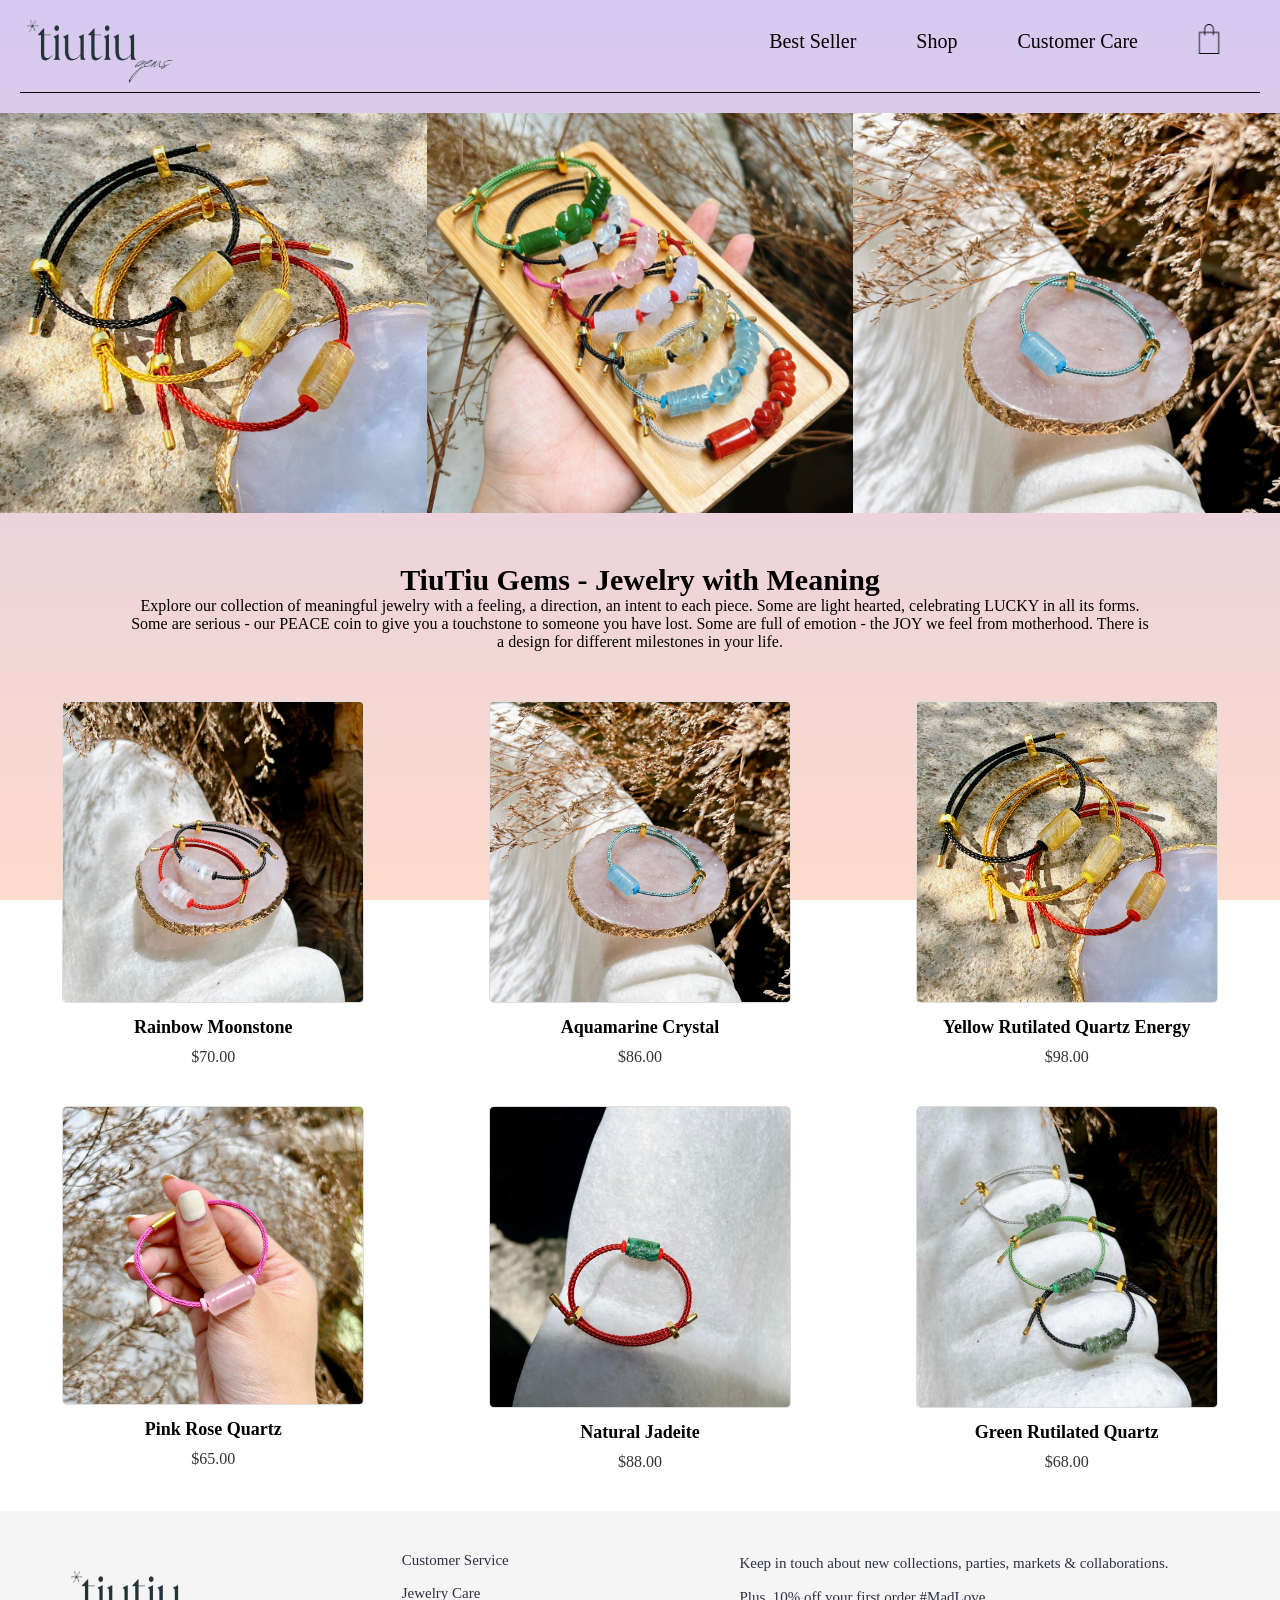
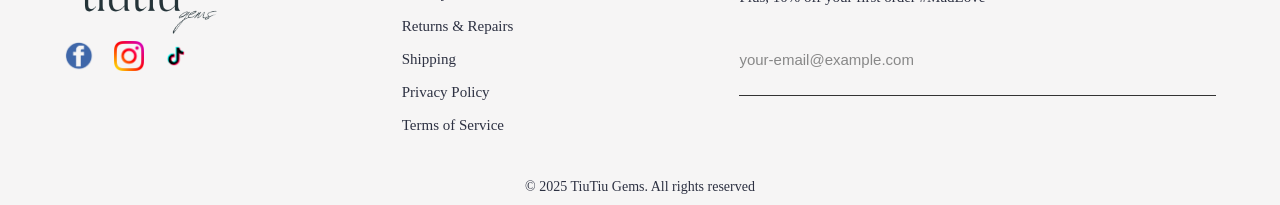
<file: index.html>
<!DOCTYPE html>
<html lang="en">
<head>
    <meta charset="UTF-8">
    <meta name="viewport" content="width=device-width, initial-scale=1.0">
    <title>Shop</title>
    <link rel="stylesheet" href="home.css">
    
</head>
<body>
    <!-- Header -->
    <div id="header"></div> 

    <!-- Content -->
    <div class="slideshow-container">
        <div class="image-group" id="imageGroup">
            <img src="/jewelry1.JPG" alt="Jewelry 1" class="slide">
            <img src="/jewelry2.JPG" alt="Jewelry 2" class="slide">
            <img src="/jewelry3.JPG" alt="Jewelry 3" class="slide">
        </div>
    </div>
    <script>
    document.addEventListener("DOMContentLoaded", function () {
    const imageGroup = document.getElementById("imageGroup");
    const allImages = [
        "/jewelry1.JPG",
        "/jewelry2.JPG",
        "/jewelry3.JPG",
        "/jewelry4.JPG",
        "/jewelry5.JPG",
        "/jewelry6.JPG"
    ];
    let currentIndex = 3; 
    function shiftImages() {
        const slides = imageGroup.querySelectorAll(".slide");
        
        imageGroup.removeChild(slides[0]);

        const newImage = document.createElement("img");
        const nextImageIndex = currentIndex % allImages.length;
        newImage.src = allImages[nextImageIndex];
        
        newImage.alt = `Jewelry ${nextImageIndex + 1}`;
        newImage.classList.add("slide");
        imageGroup.appendChild(newImage);

        currentIndex++;
    }
    setInterval(shiftImages, 2000);
});
    </script>

    <div class="content">
        <h2>TiuTiu Gems - Jewelry with Meaning</h2>
        <p>
            Explore our collection of meaningful jewelry with a feeling, a direction, an intent to each piece. Some are light hearted, celebrating LUCKY in all its forms. Some are serious - our PEACE coin to give you a touchstone to someone you have lost. Some are full of emotion - the JOY we feel from motherhood. There is a design for different milestones in your life.
        </p>
    </div>
    <div class="index-container">
        <!-- Product Grid -->
        <div class="product-grid">            
            <div class="product-card" onclick="goToProductPage(0)">
                <img src="moonstone.JPG" alt="Rainbow Moonstone">
                <h3>Rainbow Moonstone</h3>
                <p>$70.00</p>
            </div>
            <div class="product-card" onclick="goToProductPage(1)">
                <img src="aquamarine.JPG" alt="Aquamarine Crystal">
                <h3>Aquamarine Crystal</h3>
                <p>$86.00</p>
            </div>
            <div class="product-card" onclick="goToProductPage(2)">
                <img src="yellow.JPG" alt="Yellow Rutilated Quartz">
                <h3>Yellow Rutilated Quartz Energy</h3>
                <p>$98.00</p>
            </div>
        </div>
        <div class="product-grid">               
            <div class="product-card" onclick="goToProductPage(3)">
                <img src="pink.JPG" alt="Pink Rose Quartz">
                <h3>Pink Rose Quartz</h3>
                <p>$65.00</p>
            </div>
            <div class="product-card" onclick="goToProductPage(4)">
                <img src="jade.JPG" alt="Natural Jadeite">
                <h3>Natural Jadeite</h3>
                <p>$88.00</p>
            </div>
            <div class="product-card" onclick="goToProductPage(5)">
                <img src="green.JPG" alt="Green Rutilated Quartz">
                <h3>Green Rutilated Quartz</h3>
                <p>$68.00</p>
            </div>
        <div>
        </div>
    </div>
    <!-- Footer -->
    <div id="footer"></div>
    <script>
        // Function to redirect to the product page with the product index
        function goToProductPage(index) {
            window.location.href = `product.html?index=${index}`;
        }

        // Nav best seller button
        function navBestSellerScroll() {
        document.getElementById("bs-container").scrollIntoView({ behavior: "smooth" });
        }
        
    </script>

     <!--js--> 
     <script>
         Promise.all([
             fetch('header(new).html').then(response => response.text()),
             fetch('footer(new).html').then(response => response.text())
         ])
         .then(([headerData, footerData]) => {
             document.getElementById('header').innerHTML = headerData;
             document.getElementById('footer').innerHTML = footerData;
 
             const script = document.createElement('script');
             script.src = 'home.js';
             document.body.appendChild(script);
         })
         .catch(error => {
             console.error('Error loading header/footer:', error);
         });
     </script>
</body>
</html>
</file>
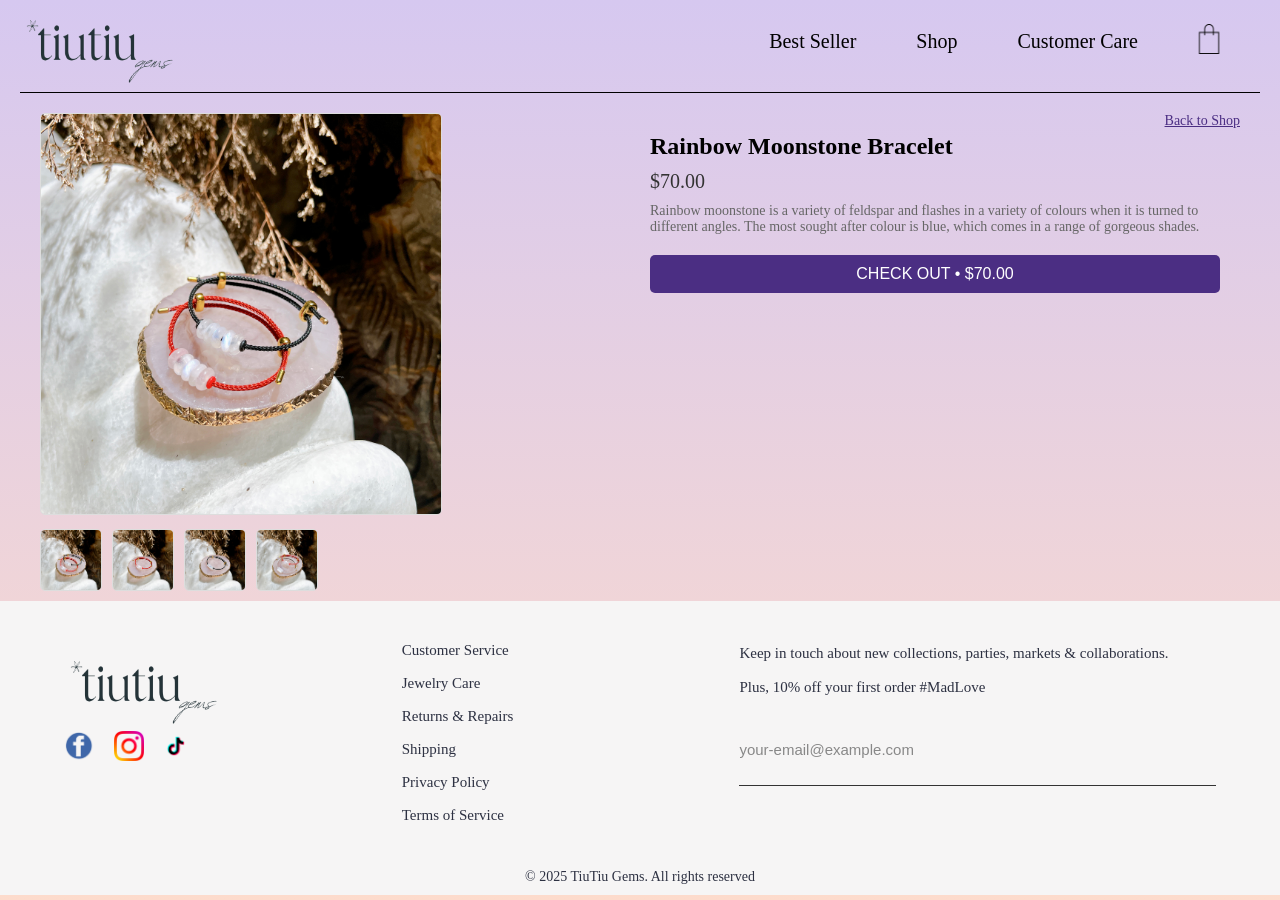
<file: product.html>
<!DOCTYPE html>
<html lang="en">
<head>
    <meta charset="UTF-8">
    <meta name="viewport" content="width=device-width, initial-scale=1.0">
    <title>Product Details</title>
    <link rel="stylesheet" href="home.css">

</head>
<body>
    <!-- Header -->
    <div id="header"></div> 

    <!-- Content -->
    <div class="product-container">
        <!-- Back to Shop Link -->
        <a href="index.html" class="back-to-shop">Back to Shop</a>

        <!-- Product Image Section -->
        <div class="product-image">
            <img id="mainImage" class="main-image" src="https://via.placeholder.com/400x400?text=Product+Image" alt="Main Product Image">
            <div class="thumbnails" id="thumbnails">
                <!-- Thumbnails will be populated dynamically -->
            </div>
        </div>

        <!-- Product Details Section -->
        <div class="product-details">
            <h1 class="product-title" id="productName">Product Name</h1>
            <p class="product-price" id="productPrice">$0.00</p>
            <p class="product-description" id="productDescription">Product description goes here.</p>

            <!-- Checkout Button -->
             <a href="Checkout.html">
            <button class="checkout" id="checkoutButton">CHECK OUT • $0.00</button> </a>
        </div>
    </div>

    <script>
        // Array of product data
        const products = [
            {
                name: "Rainbow Moonstone Bracelet",
                price: "$70.00",
                description: "Rainbow moonstone is a variety of feldspar and flashes in a variety of colours when it is turned to different angles. The most sought after colour is blue, which comes in a range of gorgeous shades.",
                images: [
                    " moonstone.JPG",
                    " moon2.JPG",
                    " moon3.JPG",
                    " moon4.JPG"
                ]
            },
            {
                name: "Aquamarine Crystal Bracelet",
                price: "$86.00",
                description: "‘Aqua’ is the Latin word for water and ‘marine’ means ‘of the sea,’ which signifies the Aquamarine meaning and its link to ancient water kingdoms. With its stunning shade of translucent pale turquoise, true...",
                images: [
                    " aquamarine.JPG",
                    " aqua.JPG",
                    " aqua1.JPG",
                    " aqua2.JPG"
                ]
            },
            {
                name: "Yellow Rutilated Quartz Energy Bracelet",
                price: "$98.00",
                description: "Light up your soul with the Yellow Rutilated Quartz Energy Bracelet. For those who crave a wash of sunshine, the promise of a blooming lotus, and the bright determination to climb out of the dark, this...",
                images: [
                    " yellow.JPG",
                    " yellow1.JPG",
                    " yellow2.JPG",
                    " yellow3.JPG"
                ]
            },
            {
                name: "Pink Rose Quartz",
                price: "$65.00",
                description: "Rose Quartz is the stone of universal love. It restores trust and harmony in relationships, encouraging unconditional love. Rose Quartz purifies and opens the heart at all levels to promote love, self-love, friendship, deep inner healing and feelings of peace.",
                images: [
                    " pink.JPG",
                    " pink1.JPG",
                    " pink2.JPG",
                    " pink3.JPG"
                ]
            },
            {
                name: "Natural Jadeite",
                price: "$88.00",
                description: "Jadeite Jade carries symbolism associated with prosperity, wealth, and good luck. Its diverse colour range includes green, lavender, yellow to brown, white and the rare blue variant, each representing manifestations and vitality, strengthening ties to abundance.",
                images: [
                    " jade1.JPG",
                    " jade2.JPG",
                    " jade3.JPG",
                    " jade4.JPG"
                ]
            },
            {
                name: "Green Rutilated Quartz",
                price: "$68.00",
                description: "Green Rutilated Quartz is a stunning and energetically powerful gemstone, known for its unique green rutile inclusions within the clear quartz. This beautiful stone carries potent healing properties and is often used for boosting physical vitality, manifesting prosperity, and calming the mind.",
                images: [
                    " green.JPG",
                    " green1.JPG",
                    " green2.JPG",
                    " green3.JPG"
                ]
            }
        ];

        // Get the product index from the URL
        const urlParams = new URLSearchParams(window.location.search);
        const productIndex = parseInt(urlParams.get('index')) || 0;

        // Get the selected product
        const product = products[productIndex];

        // Populate the product details
        document.getElementById('productName').textContent = product.name;
        document.getElementById('productPrice').textContent = product.price;
        document.getElementById('productDescription').textContent = product.description;
        document.getElementById('checkoutButton').textContent = `CHECK OUT • ${product.price}`;
        document.getElementById('mainImage').src = product.images[0];

        // Populate the thumbnails
        const thumbnailsContainer = document.getElementById('thumbnails');
        product.images.forEach((image, index) => {
            const thumbnail = document.createElement('img');
            thumbnail.className = 'thumbnail';
            thumbnail.src = image;
            thumbnail.alt = `Thumbnail ${index + 1}`;
            thumbnail.onclick = () => changeImage(image);
            thumbnailsContainer.appendChild(thumbnail);
        });

        // Function to change the main image when a thumbnail is clicked
        function changeImage(imageSrc) {
            document.getElementById('mainImage').src = imageSrc;
        }
        
    </script>

        
    </script>
    <!-- Footer -->
    <div id="footer"></div>

     <!--js--> 
     <script>
         Promise.all([
             fetch('header(new).html').then(response => response.text()),
             fetch('footer(new).html').then(response => response.text())
         ])
         .then(([headerData, footerData]) => {
             document.getElementById('header').innerHTML = headerData;
             document.getElementById('footer').innerHTML = footerData;
 
             const script = document.createElement('script');
             script.src = 'home.js';
             document.body.appendChild(script);
         })
         .catch(error => {
             console.error('Error loading header/footer:', error);
         });
     </script>
</body>
</html>
</file>
<file: home.css>
*{
    margin: 0;
    padding: 0;
}
body{
    height: 100%;
    margin: 0;
    padding: 0;
    background: linear-gradient(to bottom, #d6c8f0, #fddbcc); 
    background-repeat: no-repeat;
    background-attachment: fixed;
    animation: fadeIn 1s ease-in;
    font-family: inherit;
}

#nav-container{
    display: flex;
    border-bottom: 1px solid black;
    margin: 0 20px;
    margin-bottom: 20px;
}
#logo-image{
    margin-top: 16px;
    margin-left: 5px;
    width: 150px;
    height: 70px;
    cursor: pointer;
}

/* Bag icon */
#bag-container{
    height: 42px;
    width: 42px;
    margin-right: 30px;
    cursor: pointer;
    display: grid;
    justify-items: center;
    align-items: center;
}
#bag-icon{
    width: 28px;
    height: 30px;
    padding-right: 0px;
}

/* Nav buttons and container */
#navigation{
    display: flex;
    list-style-type: none;
    margin-left: auto;
    margin-top: 20px;
    margin-bottom: 30px;
}
#nav-buttons {
    display: flex;
    gap: 60px;
    font-size: 20px;
    margin-right: 50px;
    margin-top: 10px;
}
#Best-Seller{
    cursor: pointer;
}
a{
    text-decoration: none;
    color: black;
}
/* Drop Down Menu in navigation bar */
#best-seller-items, #nav-shop-items, #nav-customer-care-items{
    position: absolute;
    height: 170px;
    width: 200px;
    box-shadow: 2px 2px 5px grey;
    display: none;
    margin-top: 10px;
    z-index: 1; /* To overlap */
    font-size: 14px;
    padding: 15px;
    line-height: 25px; /* items have spacing 25px */
    cursor: pointer;
    border-radius: 10px;
    background-color: white;
}

#home-content{
    display: flex;
    margin-bottom: 20%;
}
#home-info{
    width: 500px;
    margin-top: 180px;
    margin-left: 70px;
}

/* Header, pharagraph and button animation */
#heading{
    font-size: 44px;
    width: 900px;
    margin-bottom: 10px;
    font-style: italic;
}
#header-p{
    font-size: 18px;
    width: 600px;
    margin-bottom: 10px;
    font-style: italic;
}

#shop-button{
    width: 120px;
    height: 40px;
    border-radius: 30px;
    cursor: pointer;
}

/* Header Pharagraph Button Image animation opacity */
@keyframes fadeIn {
    0% { opacity: 0; }
    100% { opacity: 1; }
}


/* Home images */
.home-img-container {
    text-align: center;
    margin: 50px;
    position: absolute;
    top: 50px;
    left: 600px;
}
#home-image {
    width: 450px;
    height: 500px;
    margin-top: 40px;
    margin-left: 150px;
}
button {
    font-size: 16px;
    cursor: pointer;
}
#btn-prev-next{
    margin-left: 150px;
}
#next{
    height: 40px;
    width: 40px;
    border-radius: 90px;
}
#prev{
    height: 40px;
    width: 40px;
    border-radius: 90px;
}


/* Best seller container */ 
#bs-header{
    text-align: center;
    margin-bottom: 25px;
    font-size: 28px;
}
#bs-container{
    height: 400px;
    display: flex;
    justify-content: center;
    align-items: center;
    margin-bottom: 22px;
}

#bs-images{
    height: 400px;
    display: flex;
    gap: 100px;  
}
#bs-img1-container{
    display: grid;
    place-content: center;
}
#bs-img1{
    height: 340px;
    width: 255px;
    border-radius: 60px;
    border: solid 1px darkslateblue;
    box-shadow: 1px 1px 2px;
}

#bs-img2-container{
    display: grid;
    place-content: center;
}
#bs-img2{
    height: 340px;
    width: 255px;
    border-radius: 60px;
    border: solid 1px darkslateblue;
    box-shadow: 1px 1px 2px;
}

#bs-img3-container{
    display: grid;
    place-content: center;
}
#bs-img3{
    height: 340px;
    width: 255px;
    border-radius: 60px;
    border: solid 1px darkslateblue;
    box-shadow: 1px 1px 2px;
}
/* Best seller images buttons */
#bs-img1-button{ 
    height: 33px;
    margin-top: 13px;
    border-radius: 60px;
    background-color: transparent;
    color: #D9D5F4;
}
#bs-img2-button{
    height: 33px;
    margin-top: 13px;
    border-radius: 60px;
    background-color: transparent;
    color: #D9D5F4;
}
#bs-img3-button{
    height: 33px;
    margin-top: 13px;
    border-radius: 60px;
    background-color: transparent;
    color: #D9D5F4;
}

#see-more{
    text-align: center;
    margin-bottom: 80px;
    font-size: 22px;
    text-decoration: underline;
}
/* footer */
#footer-container{
    text-align: center;
    background-color: whitesmoke;
}
/*index.html page */
.slideshow-container {
    width: 100%; 
    padding: 0;
    box-sizing: border-box;
}
.image-group {
    display: flex;
    width: 100%;
    height: 400px;
    overflow: hidden;
}    
.slide {
    flex: 1;
    height: 100%;
    object-fit: cover;
}
.content {
    margin: 30px auto;
    width: 80%;
    padding: 20px;
    border-radius: 10px;
    text-align: center;
}
.content h2 {
    font-size: 30px;
}
.index-container {
    margin: 0 auto;
}
.product-grid {
    display: flex;
    margin-bottom: 40px;
}
.product-card {
    flex: 1;
    text-align: center;
    cursor: pointer;
    transition: transform 0.3s;
}
.product-card:hover {
    transform: scale(1.05);
}
.product-card img {
    width: 100%;
    max-width: 300px;
    height: auto;
    border: 1px solid #ddd;
    border-radius: 5px;
}
.product-card h3 {
    font-size: 18px;
    margin: 10px 0;
}
.product-card p {
    font-size: 16px;
    color: #333;
    margin: 0;
}
/* product.html page */
.product-container {
    display: flex;
    max-width: 1200px;
    margin: 0 auto;
    gap: 20px;
    position: relative;
}
.back-to-shop {
    position: absolute;
    top: 0;
    right: 0;
    font-size: 14px;
    color: #4b2e83;
    text-decoration: underline;
    cursor: pointer;
}
.product-image {
    flex: 1;
}
.main-image {
    width: 100%;
    max-width: 400px;
    height: auto;
    border: 1px solid #ddd;
    border-radius: 5px;
}
.thumbnails {
    display: flex;
    gap: 10px;
    margin-top: 10px;
}
.thumbnail {
    width: 60px;
    height: 60px;
    cursor: pointer;
    border: 1px solid #ddd;
    border-radius: 5px;
    transition: border-color 0.3s;
}
.thumbnail:hover {
    border-color: #888;
}
.product-details {
    flex: 1;
    padding: 20px;
}
.product-title {
    font-size: 24px;
    margin-bottom: 10px;
}
.product-price {
    font-size: 20px;
    color: #333;
    margin-bottom: 10px;
}
.product-description {
    font-size: 14px;
    color: #666;
    margin-bottom: 20px;
}
.checkout {
    background-color: #4b2e83;
    color: white;
    padding: 10px 20px;
    border: none;
    border-radius: 5px;
    cursor: pointer;
    font-size: 16px;
    width: 100%;
    text-align: center;
}
.checkout:hover {
    background-color: #3a2366;
}

/* Video Container home page */
.video-container {
    padding: 2rem 2rem;
    background: transparent;
    display: flex;
    flex-direction: column;
    align-items: center;
    justify-content: center;
  }
  
  .video-heading {
    text-align: center;
    text-decoration: underline;
    margin-bottom: 20px;
    font-size: 28px;
  }
  
  .video-wrapper {
    width: 100%;
    max-width: 480px;
    position: relative;
    margin: 0 auto;
  }
  
  .centered-video {
    width: 100%;
    height: auto;
    border-radius: 8px;
    box-shadow: 0 4px 20px rgba(0, 0, 0, 0.1);
    display: block;
    box-shadow: 2px 2px 4px grey;

  }
  
  /* Custom Controls */
  .custom-controls {
    width: 460px;
    background: rgba(0, 0, 0, 0.7);
    padding: 10px;
    border-radius: 0 0 8px 8px;
    display: flex;
    align-items: center;
    gap: 10px;
    position: absolute;
    bottom: 2px;
    opacity: 0;
    transition: opacity 0.3s ease;
  }
  
  .video-wrapper:hover .custom-controls {
    opacity: 1;
  }
  
  .control-btn {
    background: transparent;
    border: none;
    color: white;
    font-size: 1.2rem;
    cursor: pointer;
    padding: 5px 10px;
  }
  
  .progress-bar {
    flex-grow: 1;
    height: 6px;
    border-radius: 3px;
    background: #555;
    outline: none;
  }
  
  .progress-bar::-webkit-slider-thumb {
    width: 15px;
    height: 15px;
    border-radius: 50%;
    background: #fff;
    cursor: pointer;
  }



/* checkout */
main {
    padding: 40px;
    max-width: 1200px;
    margin: 0 auto;
}

.checkout-container {
    background: #fff;
    border-radius: 8px;
    box-shadow: 0 2px 10px rgba(0, 0, 0, 0.1);
    display: flex;
    justify-content: space-between;
}

.checkout-form, .order-summary {
    width: 48%;
    padding: 20px;
}

.checkout-form {
    border-right: 1px solid #e0e0e0; /* 添加淡淡的垂直细线 */
}

.form-section {
    margin-bottom: 2px; /* 进一步减小 Contact 和 Delivery 之间的间隔 */
    min-height: 150px; /* 进一步减小最小高度，使布局更紧凑 */
    display: flex;
    flex-direction: column;
}

.form-section h2 {
    font-family: 'Dancing Script', cursive; /* 使用艺术字体 */
    font-size: 24px;
    font-weight: 700;
    margin-bottom: 8px; /* 减小标题与下方内容的间距 */
    color: #6b4e9c; /* 紫色标题 */
}

.section-header {
    display: flex;
    justify-content: space-between;
    align-items: center;
    margin-bottom: 8px; /* 减小标题与下方内容的间距 */
}

.section-header h2 {
    font-size: 24px;
}

.log-in {
    font-size: 14px;
    color: #6b4e9c;
    text-decoration: none;
}

input, select {
    width: 100%;
    padding: 10px;
    margin-bottom: 6px; /* 进一步减小输入框之间的间距 */
    border: 1px solid #d3d3d3; /* 更细的灰色边框 */
    border-radius: 4px; /* 添加圆角 */
    font-size: 14px;
    color: #333;
    height: 40px; /* 统一高度 */
}

input::placeholder {
    color: #999; /* 占位符颜色更浅 */
}

.country-select-wrapper {
    position: relative;
}

.country-display {
    padding: 10px;
    border: 1px solid #d3d3d3;
    border-radius: 4px; /* 添加圆角 */
    font-size: 14px;
    color: #333;
    background: #fff;
    position: relative;
    margin-bottom: 6px; /* 减小间距 */
    display: flex;
    align-items: center;
    cursor: pointer; /* 添加光标样式以提示可点击 */
    height: 40px; /* 统一高度 */
}

.country-text {
    display: flex;
    flex-direction: column;
    flex: 1;
}

.country-label {
    color: #999; /* 与 placeholder 颜色一致 */
    font-size: 14px;
}

.country-value {
    color: #333;
    font-size: 14px;
}

.country-display .dropdown-arrow {
    position: absolute;
    right: 10px;
    top: 50%;
    transform: translateY(-50%);
}

.country-display .dropdown-arrow svg {
    width: 16px;
    height: 16px;
}

select {
    appearance: none;
    -webkit-appearance: none;
    -moz-appearance: none;
    background: url('data:image/svg+xml;utf8,<svg fill="%23999" height="24" viewBox="0 0 24 24" width="24" xmlns="http://www.w3.org/2000/svg"><path d="M7 10l5 5 5-5z"/></svg>') no-repeat right 10px center;
    background-size: 16px;
    padding-right: 30px;
    border-radius: 4px; /* 添加圆角 */
}

select option[disabled] {
    color: #999;
}

.name-inputs {
    display: flex;
    gap: 10px;
}

.name-inputs input {
    width: 50%; /* 确保 First name 和 Last name 宽度加起来与长文本框一致 */
    height: 40px; /* 统一高度 */
}

.location-inputs {
    display: flex;
    gap: 10px;
}

.location-inputs input, .location-inputs select {
    width: 33.33%;
    height: 40px; /* 统一高度 */
}

.address-input, .phone-input, .card-number-input, .security-code-input {
    position: relative;
    width: 100%; /* 确保与 Country/Region 长度一致 */
}

.search-icon, .info-icon, .lock-icon {
    position: absolute;
    right: 10px;
    top: 50%;
    transform: translateY(-50%);
    font-size: 14px;
    color: #999;
}

.search-icon svg, .info-icon svg, .lock-icon svg {
    width: 16px;
    height: 16px;
}

/* 复选框和单选按钮的对齐 */
.checkbox-label, .radio-label {
    display: flex;
    align-items: center;
    gap: 8px;
    font-size: 14px;
    line-height: 1.5;
}

.checkbox-label input[type="checkbox"],
.radio-label input[type="radio"] {
    width: 16px;
    height: 16px;
    margin: 0;
    -webkit-appearance: none;
    -moz-appearance: none;
    appearance: none;
    border: 1px solid #d3d3d3;
    border-radius: 50%;
    position: relative;
    cursor: pointer;
    border-radius: 10px;
    background-color: #eeecfa;
}

.checkbox-label input[type="checkbox"] {
    border-radius: 4px; /* 添加圆角 */
}

.checkbox-label input[type="checkbox"]:checked,
.radio-label input[type="radio"]:checked {
    background-color: #6b4e9c; /* 紫色背景 */
    border-color: #6b4e9c;
}

.checkbox-label input[type="checkbox"]:checked::after,
.radio-label input[type="radio"]:checked::after {
    content: '';
    position: absolute;
    top: 50%;
    left: 50%;
    transform: translate(-50%, -50%);
    width: 8px;
    height: 4px;
    border: 2px solid #fff;
    border-top: none;
    border-right: none;
    transform: translate(-50%, -50%) rotate(-45deg);
    background: transparent;
}

.radio-label input[type="radio"]:checked::after {
    width: 8px;
    height: 8px;
    border: none;
    background: #fff;
    border-radius: 50%;
}

.checkbox-label span,
.radio-label span {
    flex: 1;
}

.bold-text {
    font-weight: bold;
}

/* 支付区域 */
.payment-section p {
    font-size: 12px;
    color: #666;
    margin-bottom: 10px;
}

.payment-methods {
    border: none; /* 移除外边框 */
}

.payment-option {
    display: flex;
    align-items: center;
    gap: 10px;
    padding: 10px;
    border: 1px solid #d3d3d3; /* 每个选项有独立的边框 */
    border-radius: 4px; /* 添加圆角 */
    margin-bottom: 10px; /* 选项之间的间隔 */
    position: relative;
    height: 60px; /* 统一高度 */
}

.payment-option:last-child {
    margin-bottom: 0;
}

.payment-option input[type="radio"] {
    width: 16px;
    height: 16px;
    margin: 0;
}

.payment-option input[type="radio"]:checked + label {
    color: #6b4e9c; /* 选中时文字颜色变为紫色 */
}

.payment-option input[type="radio"]:checked + label::before {
    content: '';
    position: absolute;
    top: -1px;
    left: -1px;
    right: -1px;
    bottom: -1px;
    border: 1px solid #b19cd9; /* 更细更淡的紫色边框 */
    border-radius: 4px; /* 添加圆角 */
    pointer-events: none;
}

.payment-option label {
    flex: 1;
    font-weight: bold;
    display: flex;
    align-items: center;
    gap: 5px;
}

.payment-option label span {
    font-weight: normal;
}

.payment-option .installment-text {
    font-size: 12px;
    color: #666;
}

.payment-icons {
    display: flex;
    gap: 5px;
    align-items: center;
}

.payment-icons img {
    height: 20px;
}

.payment-icons span {
    font-size: 12px;
    color: #666;
}

.payment-option img {
    height: 24px; /* 默认图片大小 */
}

.paypal-icon {
    height: 24px !important; /* 调整 PayPal 图片大小，与其他框一致 */
    width: auto;
}

.shop-pay-icon {
    height: 24px; /* 调整 Shop Pay 图片大小 */
    margin-right: 5px;
}

.credit-card-details {
    padding: 10px 20px;
    background: #f9f9f9;
    border-radius: 4px; /* 添加圆角 */
    margin-bottom: 10px;
}

.card-info {
    display: flex;
    gap: 10px;
}

.card-info input {
    height: 40px; /* 统一高度 */
}

.remember-me {
    margin: 20px 0;
}

.remember-me h3 {
    font-size: 16px;
    margin-bottom: 10px;
}

.remember-me-box {
    border: 1px solid #d3d3d3;
    border-radius: 4px; /* 添加圆角 */
    padding: 10px;
}

.secure-info {
    display: flex;
    align-items: center;
    gap: 5px;
    font-size: 12px;
    color: #666;
    margin-top: 10px;
}

.secure-info .lock-icon svg {
    width: 16px;
    height: 16px;
}

.secure-info .shop-text {
    margin-left: auto;
    font-style: italic;
}

.pay-now {
    width: 100%;
    padding: 15px;
    background: #2a3c24;
    color: #fff;
    border: none;
    border-radius: 4px; /* 添加圆角 */
    font-size: 16px;
    cursor: pointer;
}

.terms {
    font-size: 12px;
    text-align: center;
    margin-top: 10px;
}

.terms-link {
    color: #f7d7e6; /* 粉色 */
    text-decoration: none;
}

/* 订单摘要 */
.order-summary {
    padding: 20px;
}

.cart-item {
    display: flex;
    align-items: center;
    gap: 10px;
    margin-bottom: 20px;
}

.item-count {
    background: #ccc;
    padding: 5px 10px;
    border-radius: 50%;
    font-size: 12px;
}

.item-image {
    width: 50px;
    height: 50px;
    object-fit: cover;
}

.item-details h3 {
    font-size: 16px;
}

.item-details p {
    font-size: 14px;
    color: #666;
}

.item-price {
    margin-left: auto;
    font-weight: bold;
}

.discount-code {
    display: flex;
    gap: 10px;
    margin-bottom: 20px;
}

.discount-code input {
    flex: 1;
    padding: 10px;
    border: 1px solid #d3d3d3;
    border-radius: 4px;
    font-size: 14px;
    height: 40px;
}

.discount-code button {
    padding: 10px 20px;
    background: #f0f0f0;
    border: 1px solid #ccc;
    border-radius: 4px;
    cursor: pointer;
    font-size: 14px;
    height: 40px;
}

.summary-details p {
    display: flex;
    justify-content: space-between;
    margin-bottom: 10px;
    font-size: 14px;
    text-transform: uppercase; /* 匹配图片中的大写样式 */
}

.summary-details p span {
    font-weight: normal;
}

.summary-details p a {
    color: #6b4e9c;
    text-decoration: none;
}

.summary-details .total {
    font-weight: bold;
    font-size: 16px;
}

.tax-info {
    display: flex;
    align-items: flex-start;
    gap: 5px;
    background: #f9f9f9;
    padding: 10px;
    border-radius: 4px;
    font-size: 12px;
    margin-top: 20px;
}

.tax-info .info-icon {
    position: static;
    transform: none;
}

.tax-info .info-icon svg {
    width: 16px;
    height: 16px;
}



/* Footer container */
.footer {
    margin-top: 10px;
    padding: 40px 5% 10px;
    background-color: #f6f5f5;
    color: #2d3142;
}

.footer-content {
    display: flex;
    flex-wrap: wrap;
    justify-content: space-between;
    align-items: flex-start;
    max-width: 1200px;
    margin: 0 auto;
    gap: 20px;
}

.footer-logo {
    flex: 1;
    min-width: 100px;
    margin-bottom: 50px;
    justify-items: center;
}

/* New container for nav and newsletter */
.footer-right {
    display: flex;
    flex-direction: row; /* Xếp ngang */
    flex-wrap: wrap; /* Cho phép xuống dòng nếu không đủ chỗ */
    gap: 20px; /* Khoảng cách giữa nav và newsletter */
    flex: 2; /* Chiếm phần còn lại của footer-content */
    min-width: 100px;
    margin-bottom: 30px;
}

.footer-nav {
    flex: 1;
    min-width: 150px;
}

.footer-nav ul {
    list-style: none;
}

.footer-nav li {
    margin-bottom: 15px;
}

.footer-nav a {
    text-decoration: none;
    color: #2d3142;
    transition: color 0.3s ease;
    font-size: 15px;
}

.footer-nav a:hover {
    color: #7b68ee;
}

.footer-newsletter {
    flex: 1.5;
    min-width: 250px;
}

.newsletter-text {
    margin-bottom: 20px;
    line-height: 1.6;
    color: #2d3142;
    font-size: 15px;
}

.newsletter-text p:first-child {
    margin-bottom: 10px;
}

.newsletter-form {
    display: flex;
    margin-top: 20px;
    border-bottom: 1px solid #333;
    width: 100%;
}

.newsletter-input {
    flex: 1;
    padding: 10px 0;
    border: none;
    background: transparent;
    outline: none;
    font-size: 15px;
    color: #2d3142;
}

.newsletter-input::placeholder {
    color: #888;
}

.footer-newsletter-button {
    background: transparent;
    border: none;
    cursor: pointer;
    padding: 10px;
    color: #2d3142;
}

.footer-copyright {
    width: 100%;
    text-align: center;
    margin-top: 20px;
    padding-top: 10px;
    color: #2d3142;
    font-size: 14px;
}
  
  .logo {
    width: 150px;
    margin-bottom: 20px;
  }
  
  .social-icons {
    display: flex;
    justify-content: left;
    gap: 20px;
    align-items: center;
  }
  
  .social-icons a img {
    width: 100%;
    height: 30px;
    transition: transform 0.3s ease, filter 0.3s ease;
  }
  
  .social-icons a img:hover {
    transform: scale(1.15);
    filter: brightness(1.2);
  }
  
/* Responsive adjustments */
@media (max-width: 768px) {
    .footer-content {
        flex-direction: column;
        align-items: center;
    }

    .footer-logo {
        width: 100%;
        margin-bottom: 30px;
        text-align: center;
    }

    .footer-right {
        flex-direction: row; /* Vẫn giữ ngang trên màn hình vừa */
        justify-content: space-between;
        width: 100%;
    }

    .footer-nav,
    .footer-newsletter {
        width: auto; /* Cho phép tự điều chỉnh chiều rộng */
        margin-bottom: 30px;
    }
}

@media (max-width: 480px) {
    .footer-right {
        flex-direction: column; /* Xếp dọc trên màn hình rất nhỏ */
        align-items: center;
    }

    .footer-nav,
    .footer-newsletter {
        width: 100%;
        text-align: center;
    }
}
#content {
    max-width: 1000px; 
    margin: 0 auto;
}
#content h2 {
    font-size: 24px;
    margin-bottom: 20px; 
    
  }

  /* Đoạn văn bản nội dung */
  #content p {
    font-size: 16px;
    line-height: 1.6;
    text-align: justify;

    
  }
</file>
